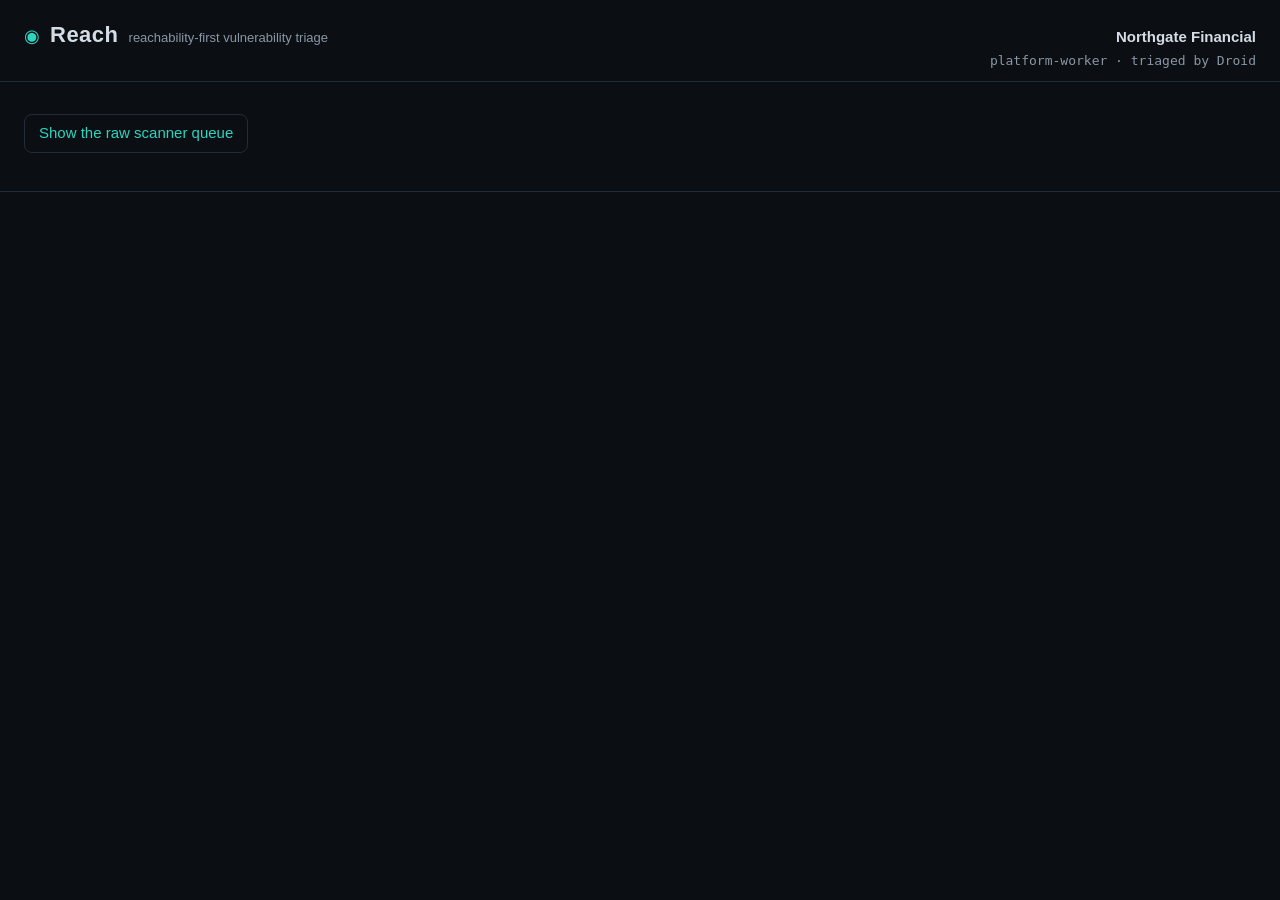
<file: index.html>
<!doctype html>
<html lang="en">
  <head>
    <meta charset="utf-8" />
    <meta http-equiv="refresh" content="0; url=dashboard/" />
    <title>Reach — vulnerability triage copilot</title>
  </head>
  <body>
    <p><a href="dashboard/">Open the Reach dashboard</a></p>
  </body>
</html>
</file>
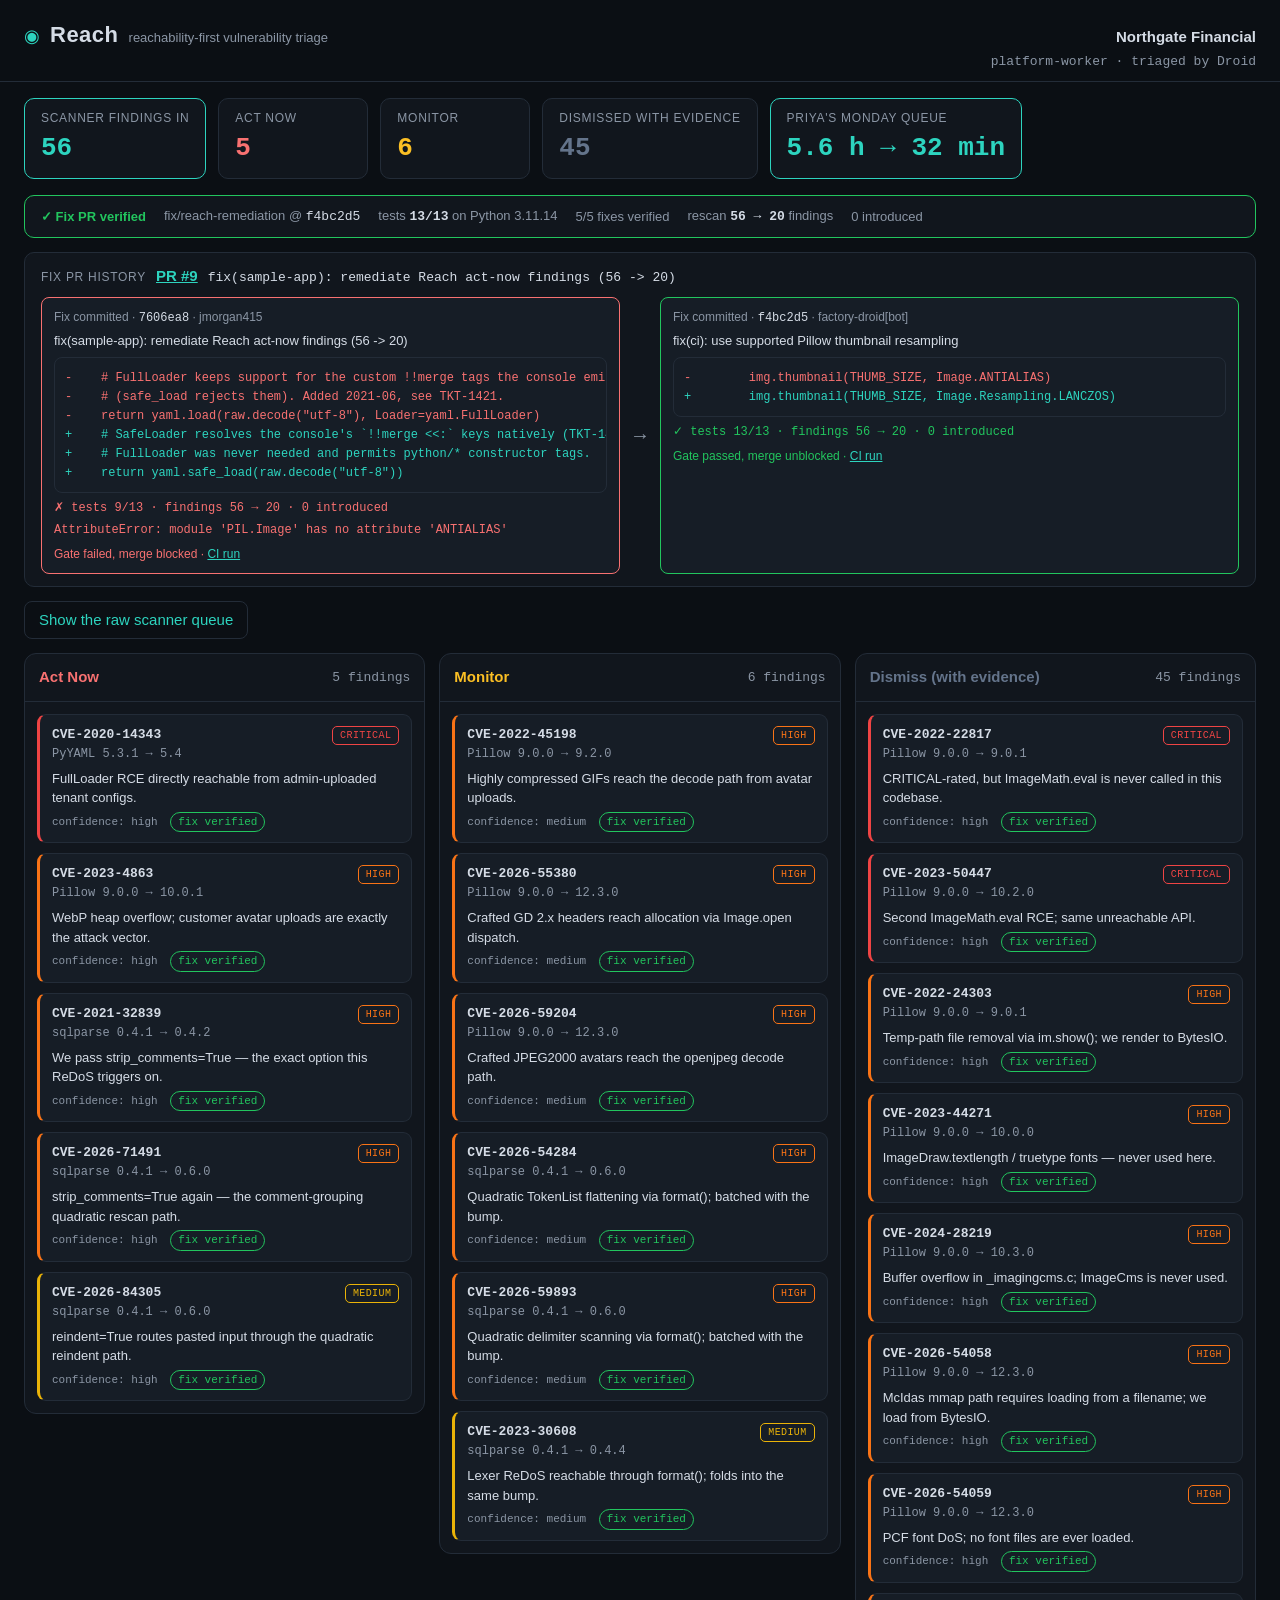
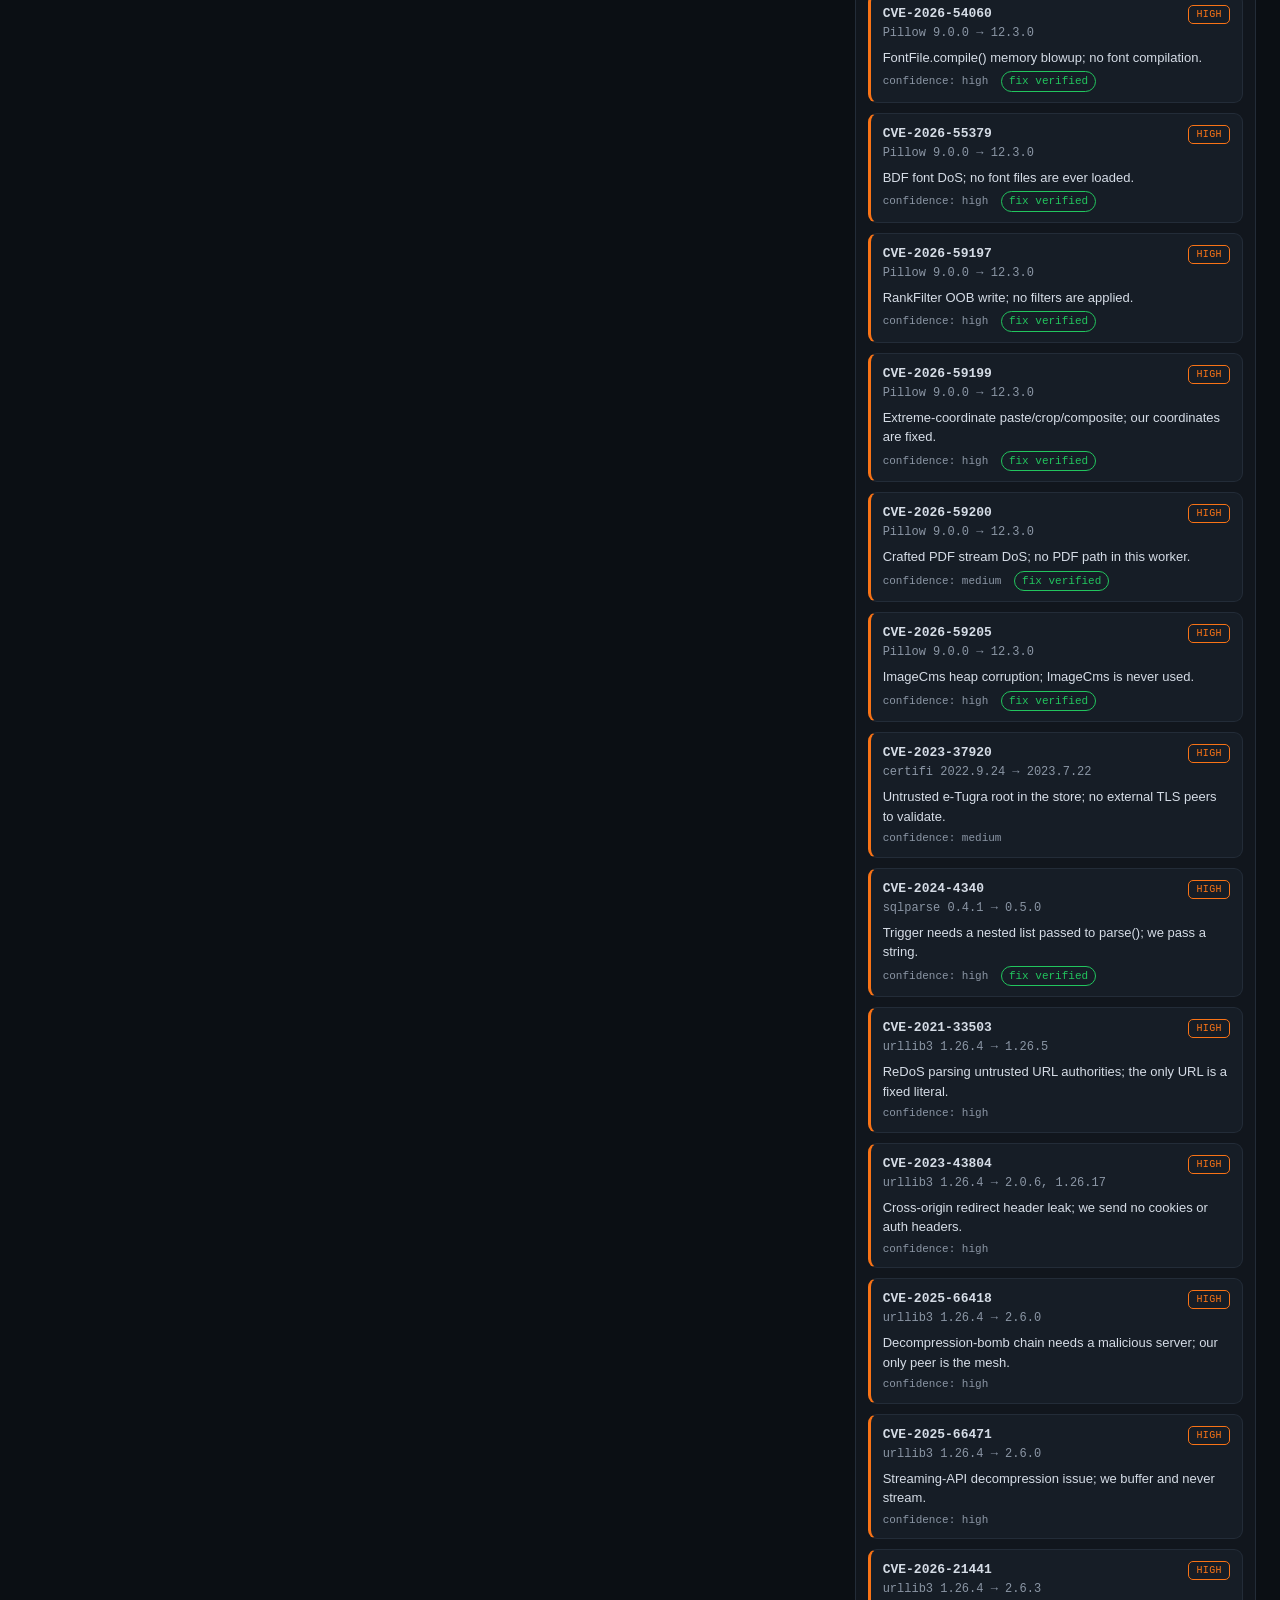
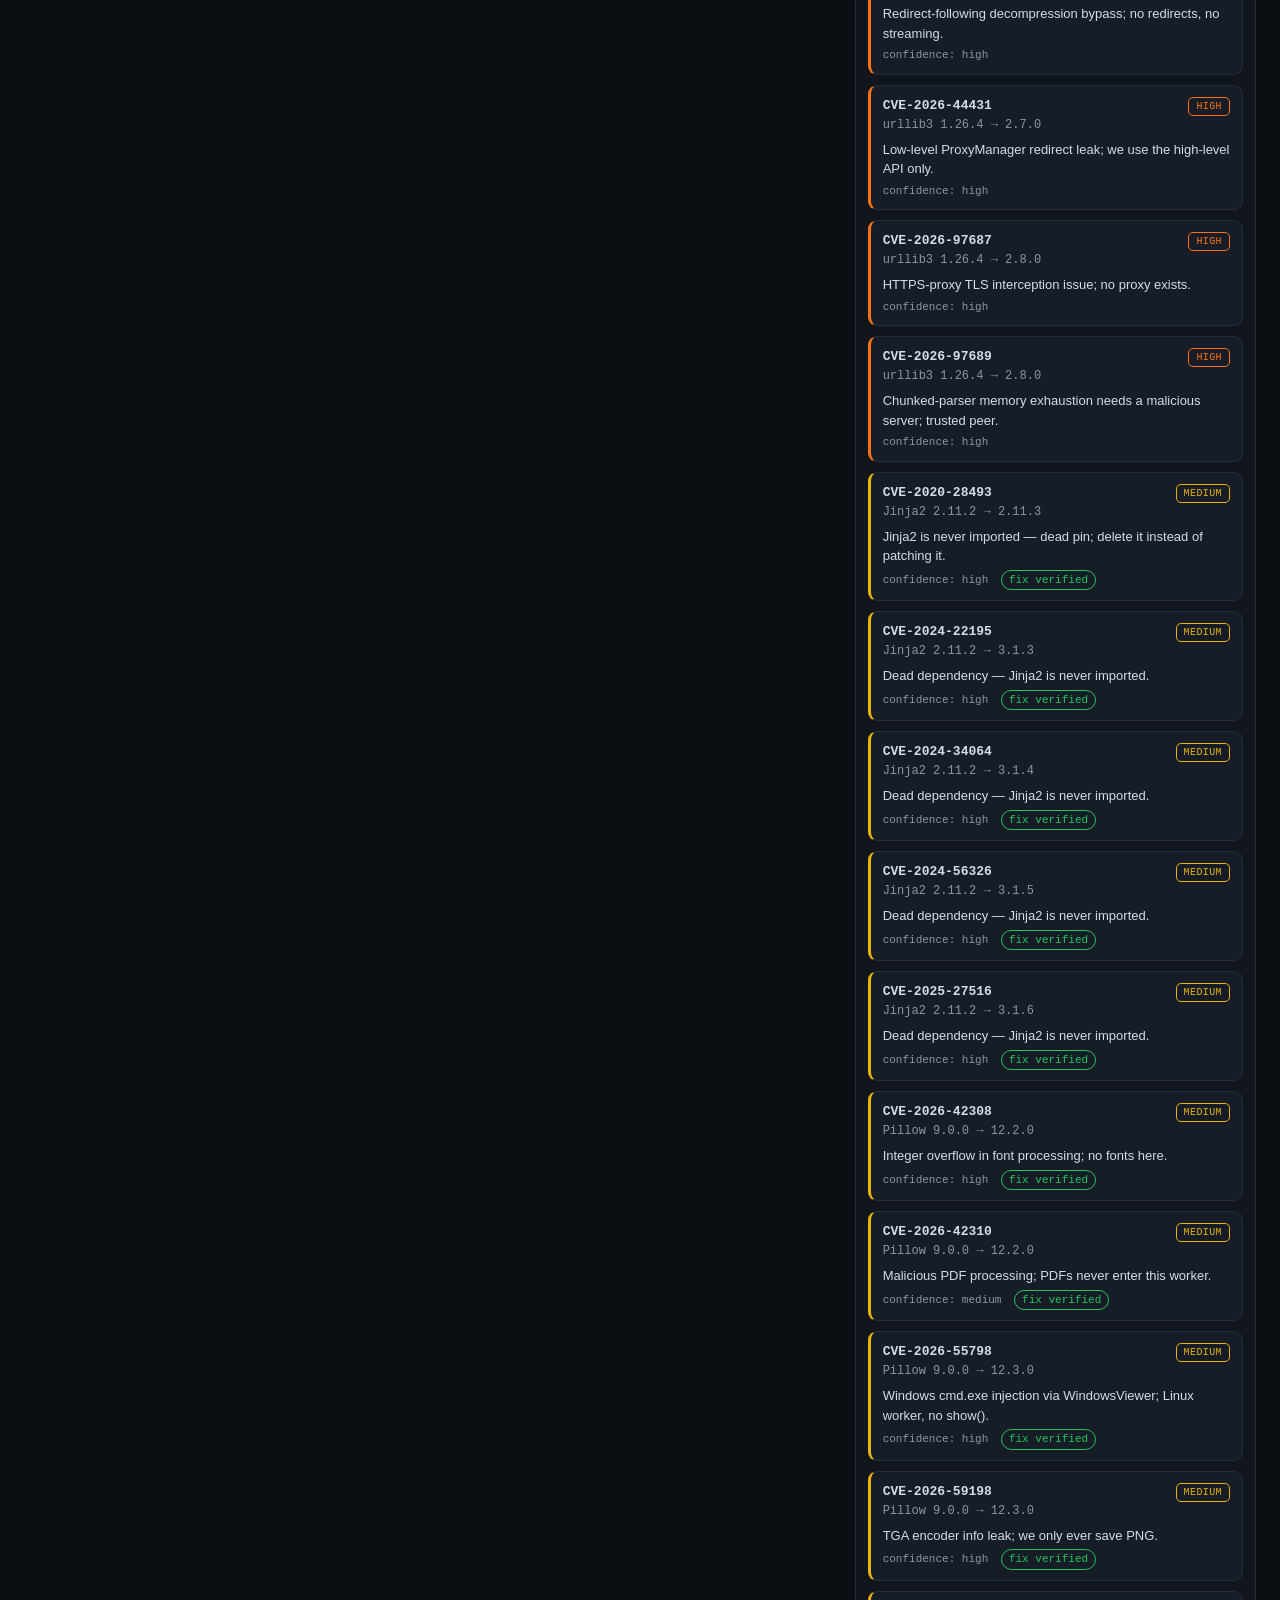
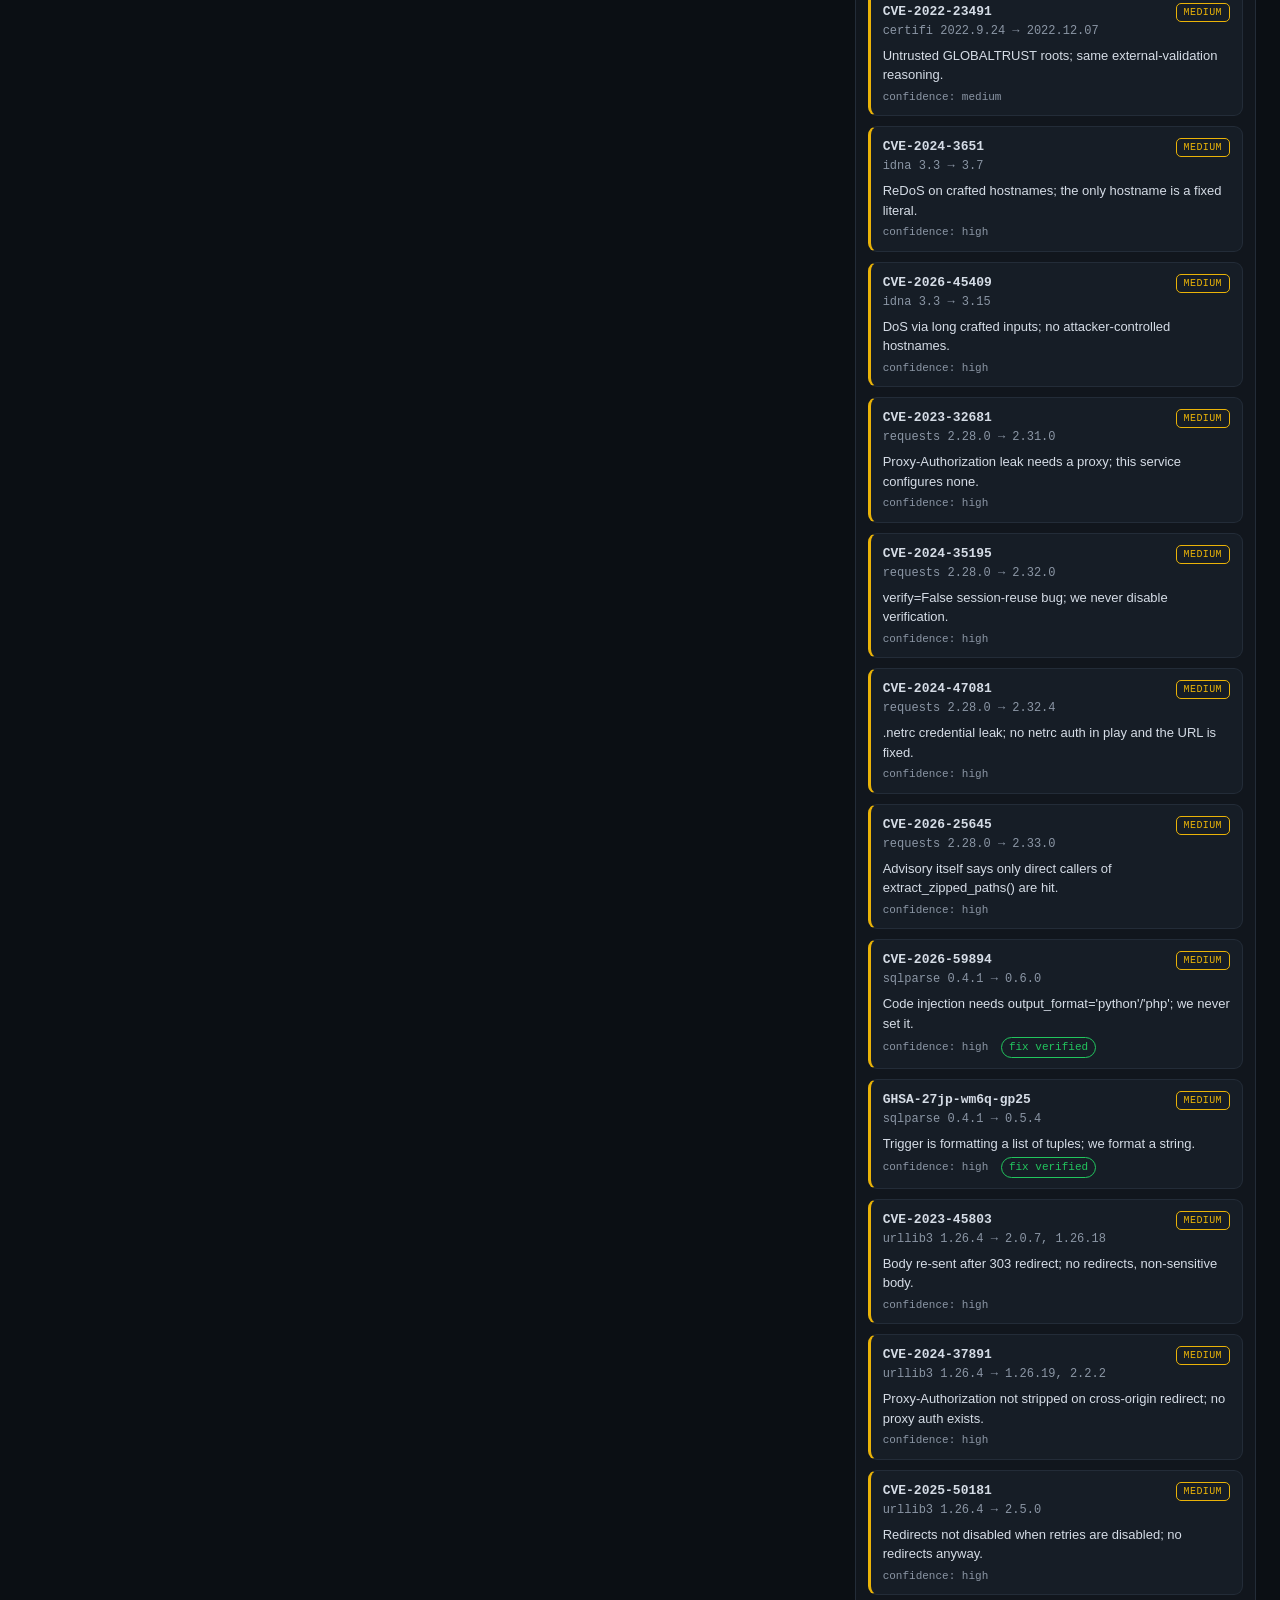
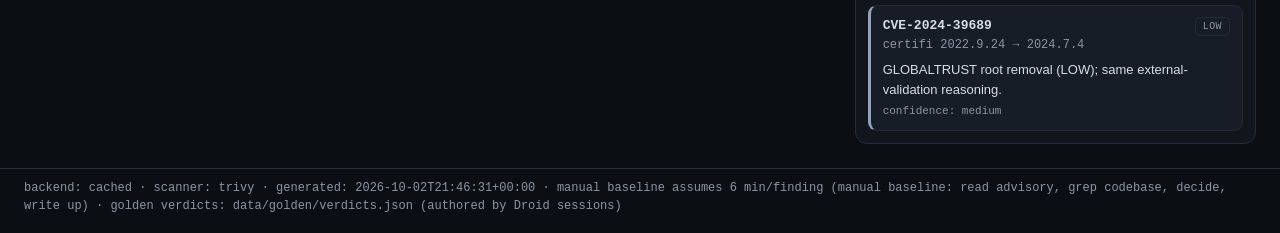
<file: dashboard/index.html>
<!doctype html>
<html lang="en">
  <head>
    <meta charset="utf-8" />
    <meta name="viewport" content="width=device-width, initial-scale=1" />
    <title>Reach — vulnerability triage copilot · Northgate Financial</title>
    <link rel="stylesheet" href="style.css" />
  </head>
  <body>
    <header class="topbar">
      <div class="brand">
        <span class="logo">◉</span>
        <h1>Reach</h1>
        <span class="tagline">reachability-first vulnerability triage</span>
      </div>
      <div class="context">
        <span class="customer">Northgate Financial</span>
        <span class="target">platform-worker · triaged by Droid</span>
      </div>
    </header>

    <section class="metrics" id="metrics"></section>

    <section class="verify-strip" id="verify-strip" hidden></section>

    <section class="history" id="history" hidden></section>

    <section class="switcher">
      <button id="toggle-noise" class="btn-ghost">Show the raw scanner queue</button>
      <span id="untriaged-note" class="untriaged-note" hidden></span>
    </section>

    <main id="board"></main>

    <section id="noise" hidden>
      <h2 class="noise-title">This is what the scanner handed Priya on Monday morning</h2>
      <p class="noise-sub">No reachability, no evidence, no decisions — just severity and noise. Click any row to see what the agent concluded.</p>
      <div id="noise-list"></div>
    </section>

    <div id="overlay" hidden></div>
    <aside id="drawer" hidden>
      <button id="drawer-close" class="btn-ghost">✕ close</button>
      <div id="drawer-body"></div>
    </aside>

    <footer class="meta-strip" id="meta-strip"></footer>

    <script src="app.js"></script>
  </body>
</html>
</file>
<file: dashboard/style.css>
:root {
  --bg: #0b0f14;
  --panel: #11161d;
  --panel-2: #161d26;
  --line: #232c38;
  --text: #d5dce6;
  --muted: #8b96a5;
  --accent: #2dd4bf;
  --act: #f87171;
  --mon: #fbbf24;
  --dis: #64748b;
  --crit: #ef4444;
  --high: #f97316;
  --med: #eab308;
  --low: #94a3b8;
  --mono: ui-monospace, "SF Mono", Menlo, Consolas, monospace;
}

* { box-sizing: border-box; }
/* Component display rules (e.g. #board grid) otherwise beat the hidden attribute. */
[hidden] { display: none !important; }

body {
  margin: 0;
  background: var(--bg);
  color: var(--text);
  font: 15px/1.5 -apple-system, "Segoe UI", Roboto, Helvetica, Arial, sans-serif;
}

/* ---------- top bar ---------- */
.topbar {
  display: flex;
  justify-content: space-between;
  align-items: baseline;
  padding: 18px 24px 10px;
  border-bottom: 1px solid var(--line);
}
.brand { display: flex; align-items: baseline; gap: 10px; }
.logo { color: var(--accent); font-size: 18px; }
.brand h1 { font-size: 22px; margin: 0; letter-spacing: 0.5px; }
.tagline { color: var(--muted); font-size: 13px; }
.context { text-align: right; }
.customer { display: block; font-weight: 600; }
.target { color: var(--muted); font-size: 13px; font-family: var(--mono); }

/* ---------- metrics ---------- */
.metrics {
  display: flex;
  flex-wrap: wrap;
  gap: 12px;
  padding: 16px 24px;
}
.metric {
  background: var(--panel);
  border: 1px solid var(--line);
  border-radius: 10px;
  padding: 10px 16px;
  min-width: 150px;
}
.metric .label { color: var(--muted); font-size: 12px; text-transform: uppercase; letter-spacing: 0.06em; }
.metric .value { font-size: 26px; font-weight: 700; font-family: var(--mono); margin-top: 2px; }
.metric.hero { border-color: var(--accent); }
.metric.hero .value { color: var(--accent); }
.metric.act .value { color: var(--act); }
.metric.mon .value { color: var(--mon); }
.metric.dis .value { color: var(--dis); }

/* ---------- fix verification ---------- */
.verify-strip {
  display: flex;
  flex-wrap: wrap;
  align-items: center;
  gap: 8px 18px;
  margin: 0 24px 14px;
  padding: 10px 16px;
  border-radius: 10px;
  border: 1px solid var(--line);
  background: var(--panel);
  font-size: 13px;
  color: var(--muted);
}
.verify-strip.ok { border-color: #22c55e; }
.verify-strip.bad { border-color: var(--act); }
.verify-strip .gate { font-weight: 700; color: #22c55e; }
.verify-strip.bad .gate { color: var(--act); }
.verify-strip b { color: var(--text); font-family: var(--mono); }
.verify-strip code { font-family: var(--mono); color: var(--text); }
.verify-strip .vreason { color: var(--act); flex-basis: 100%; }
.fix-badge {
  display: inline-block;
  margin-left: 6px;
  padding: 1px 7px;
  border-radius: 999px;
  font-size: 11px;
  border: 1px solid currentColor;
}
.fix-badge.ok { color: #22c55e; }
.fix-badge.warn { color: var(--mon); }
.fix-badge.bad { color: var(--act); }

/* ---------- fix PR history ---------- */
.history { margin: 0 24px 14px; }
.pr-history {
  background: var(--panel);
  border: 1px solid var(--line);
  border-radius: 10px;
  padding: 12px 16px;
}
.pr-head { display: flex; flex-wrap: wrap; align-items: baseline; gap: 10px; margin-bottom: 10px; }
.pr-kicker { color: var(--muted); font-size: 12px; text-transform: uppercase; letter-spacing: 0.06em; }
.pr-head a { color: var(--accent); font-weight: 700; }
.pr-title { color: var(--text); font-family: var(--mono); font-size: 13px; }
.steps { display: flex; align-items: stretch; gap: 10px; list-style: none; margin: 0; padding: 0; }
.steps .arrow { align-self: center; color: var(--muted); font-size: 20px; }
.step {
  flex: 1;
  min-width: 0;
  padding: 10px 12px;
  border-radius: 8px;
  border: 1px solid var(--line);
  background: var(--panel-2);
  font-size: 13px;
}
.step.ok { border-color: #22c55e; }
.step.bad { border-color: var(--act); }
.step .s-label { color: var(--muted); font-size: 12px; }
.step .s-label code { color: var(--text); font-family: var(--mono); }
.step .s-head { margin: 4px 0 6px; }
.step .patch { margin: 6px 0; font-size: 12px; }
.step .s-result { font-family: var(--mono); font-size: 12px; }
.step.ok .s-result, .step.ok .s-gate { color: #22c55e; }
.step.bad .s-result, .step.bad .s-gate { color: var(--act); }
.s-error { font-family: var(--mono); font-size: 12px; color: var(--act); margin-top: 4px; }
.step .s-gate { margin-top: 6px; font-size: 12px; }
.step .s-gate a { color: var(--accent); }
.drawer-steps { padding-left: 18px; font-size: 13px; }
.drawer-steps li { margin-bottom: 6px; }
.drawer-steps li.ok { color: #22c55e; }
.drawer-steps li.bad { color: var(--act); }
.drawer-steps code { font-family: var(--mono); color: var(--text); }

/* ---------- switcher ---------- */
.switcher { display: flex; align-items: center; gap: 14px; padding: 0 24px 14px; }
.btn-ghost {
  background: transparent;
  color: var(--accent);
  border: 1px solid var(--line);
  border-radius: 8px;
  padding: 7px 14px;
  font: inherit;
  cursor: pointer;
}
.btn-ghost:hover { border-color: var(--accent); }
.untriaged-note {
  color: var(--mon);
  font-size: 13px;
  font-family: var(--mono);
  border: 1px dashed var(--mon);
  padding: 4px 10px;
  border-radius: 8px;
}

/* ---------- board ---------- */
#board {
  display: grid;
  grid-template-columns: repeat(3, 1fr);
  gap: 14px;
  padding: 0 24px 24px;
  align-items: start;
}
.lane {
  background: var(--panel);
  border: 1px solid var(--line);
  border-radius: 12px;
  min-height: 300px;
}
.lane header {
  display: flex;
  justify-content: space-between;
  align-items: center;
  padding: 12px 14px;
  border-bottom: 1px solid var(--line);
  cursor: pointer;
  user-select: none;
}
.lane header h2 { margin: 0; font-size: 15px; }
.lane header .count { font-family: var(--mono); font-size: 13px; color: var(--muted); }
.lane-act header h2 { color: var(--act); }
.lane-mon header h2 { color: var(--mon); }
.lane-dis header h2 { color: var(--dis); }
.lane.collapsed .cards { display: none; }
.cards { display: flex; flex-direction: column; gap: 10px; padding: 12px; }

.card {
  background: var(--panel-2);
  border: 1px solid var(--line);
  border-left: 3px solid var(--muted);
  border-radius: 9px;
  padding: 10px 12px;
  cursor: pointer;
}
.card:hover { border-color: var(--accent); }
.card.crit { border-left-color: var(--crit); }
.card.high { border-left-color: var(--high); }
.card.med { border-left-color: var(--med); }
.card.low, .card.unk { border-left-color: var(--low); }

.card .row1 { display: flex; justify-content: space-between; gap: 8px; align-items: baseline; }
.card .cve { font-family: var(--mono); font-weight: 600; font-size: 13px; }
.card .pkg { color: var(--muted); font-family: var(--mono); font-size: 12px; }
.card .sev {
  font-size: 10px;
  font-family: var(--mono);
  letter-spacing: 0.04em;
  border-radius: 5px;
  padding: 1px 7px;
  border: 1px solid var(--line);
  color: var(--muted);
  white-space: nowrap;
}
.card .sev.crit { color: var(--crit); border-color: var(--crit); }
.card .sev.high { color: var(--high); border-color: var(--high); }
.card .sev.med { color: var(--med); border-color: var(--med); }
.card .oneline { margin: 6px 0 4px; font-size: 13px; color: var(--text); }
.card .conf { color: var(--muted); font-size: 11px; font-family: var(--mono); }

/* ---------- noise view ---------- */
#noise { padding: 0 24px 24px; }
.noise-title { margin: 0 0 4px; color: var(--act); }
.noise-sub { margin: 0 0 14px; color: var(--muted); }
.noise-row {
  display: grid;
  grid-template-columns: 90px 200px 160px 1fr;
  gap: 12px;
  align-items: baseline;
  padding: 7px 10px;
  border-bottom: 1px solid var(--line);
  font-family: var(--mono);
  font-size: 13px;
  cursor: pointer;
}
.noise-row:hover { background: var(--panel); }
.noise-row .nsev { font-size: 11px; }
.noise-row .npkg { color: var(--muted); }
.noise-row .ntitle { color: var(--muted); overflow: hidden; text-overflow: ellipsis; white-space: nowrap; font-family: -apple-system, "Segoe UI", sans-serif; }

/* ---------- drawer ---------- */
#overlay {
  position: fixed;
  inset: 0;
  background: rgba(4, 6, 10, 0.6);
  z-index: 10;
}
#drawer {
  position: fixed;
  top: 0;
  right: 0;
  bottom: 0;
  width: min(560px, 92vw);
  background: var(--panel);
  border-left: 1px solid var(--line);
  z-index: 11;
  overflow-y: auto;
  padding: 20px 22px 40px;
}
#drawer-close { float: right; }
.verdict-banner {
  display: inline-block;
  font-family: var(--mono);
  font-size: 12px;
  letter-spacing: 0.08em;
  text-transform: uppercase;
  padding: 3px 10px;
  border-radius: 6px;
  border: 1px solid var(--line);
  margin-bottom: 12px;
}
.verdict-banner.act_now { color: var(--act); border-color: var(--act); }
.verdict-banner.monitor { color: var(--mon); border-color: var(--mon); }
.verdict-banner.dismiss { color: var(--dis); border-color: var(--dis); }
.verdict-banner.untriaged { color: var(--mon); border-color: var(--mon); }

#drawer h3 { margin: 4px 0 2px; font-family: var(--mono); font-size: 18px; }
#drawer .subhead { color: var(--muted); font-family: var(--mono); font-size: 13px; margin-bottom: 14px; }
#drawer h4 {
  margin: 18px 0 6px;
  font-size: 12px;
  text-transform: uppercase;
  letter-spacing: 0.07em;
  color: var(--muted);
}
#drawer p { margin: 4px 0; }

.evidence {
  border: 1px solid var(--line);
  border-radius: 8px;
  margin: 6px 0 10px;
  overflow: hidden;
}
.evidence .file {
  font-family: var(--mono);
  font-size: 12px;
  color: var(--accent);
  padding: 6px 10px;
  background: var(--panel-2);
  border-bottom: 1px solid var(--line);
}
.evidence pre { margin: 0; padding: 10px; font-size: 12.5px; line-height: 1.55; overflow-x: auto; }

.patch {
  border: 1px solid var(--line);
  border-radius: 8px;
  margin: 6px 0;
  padding: 10px;
  font-size: 12.5px;
  overflow-x: auto;
  white-space: pre;
}
.patch .minus { color: var(--act); }
.patch .plus { color: var(--accent); }

.kv { display: grid; grid-template-columns: 130px 1fr; gap: 4px 10px; font-size: 13.5px; }
.kv .k { color: var(--muted); }

/* ---------- footer ---------- */
.meta-strip {
  border-top: 1px solid var(--line);
  color: var(--muted);
  font-family: var(--mono);
  font-size: 12px;
  padding: 10px 24px 26px;
}
</file>
